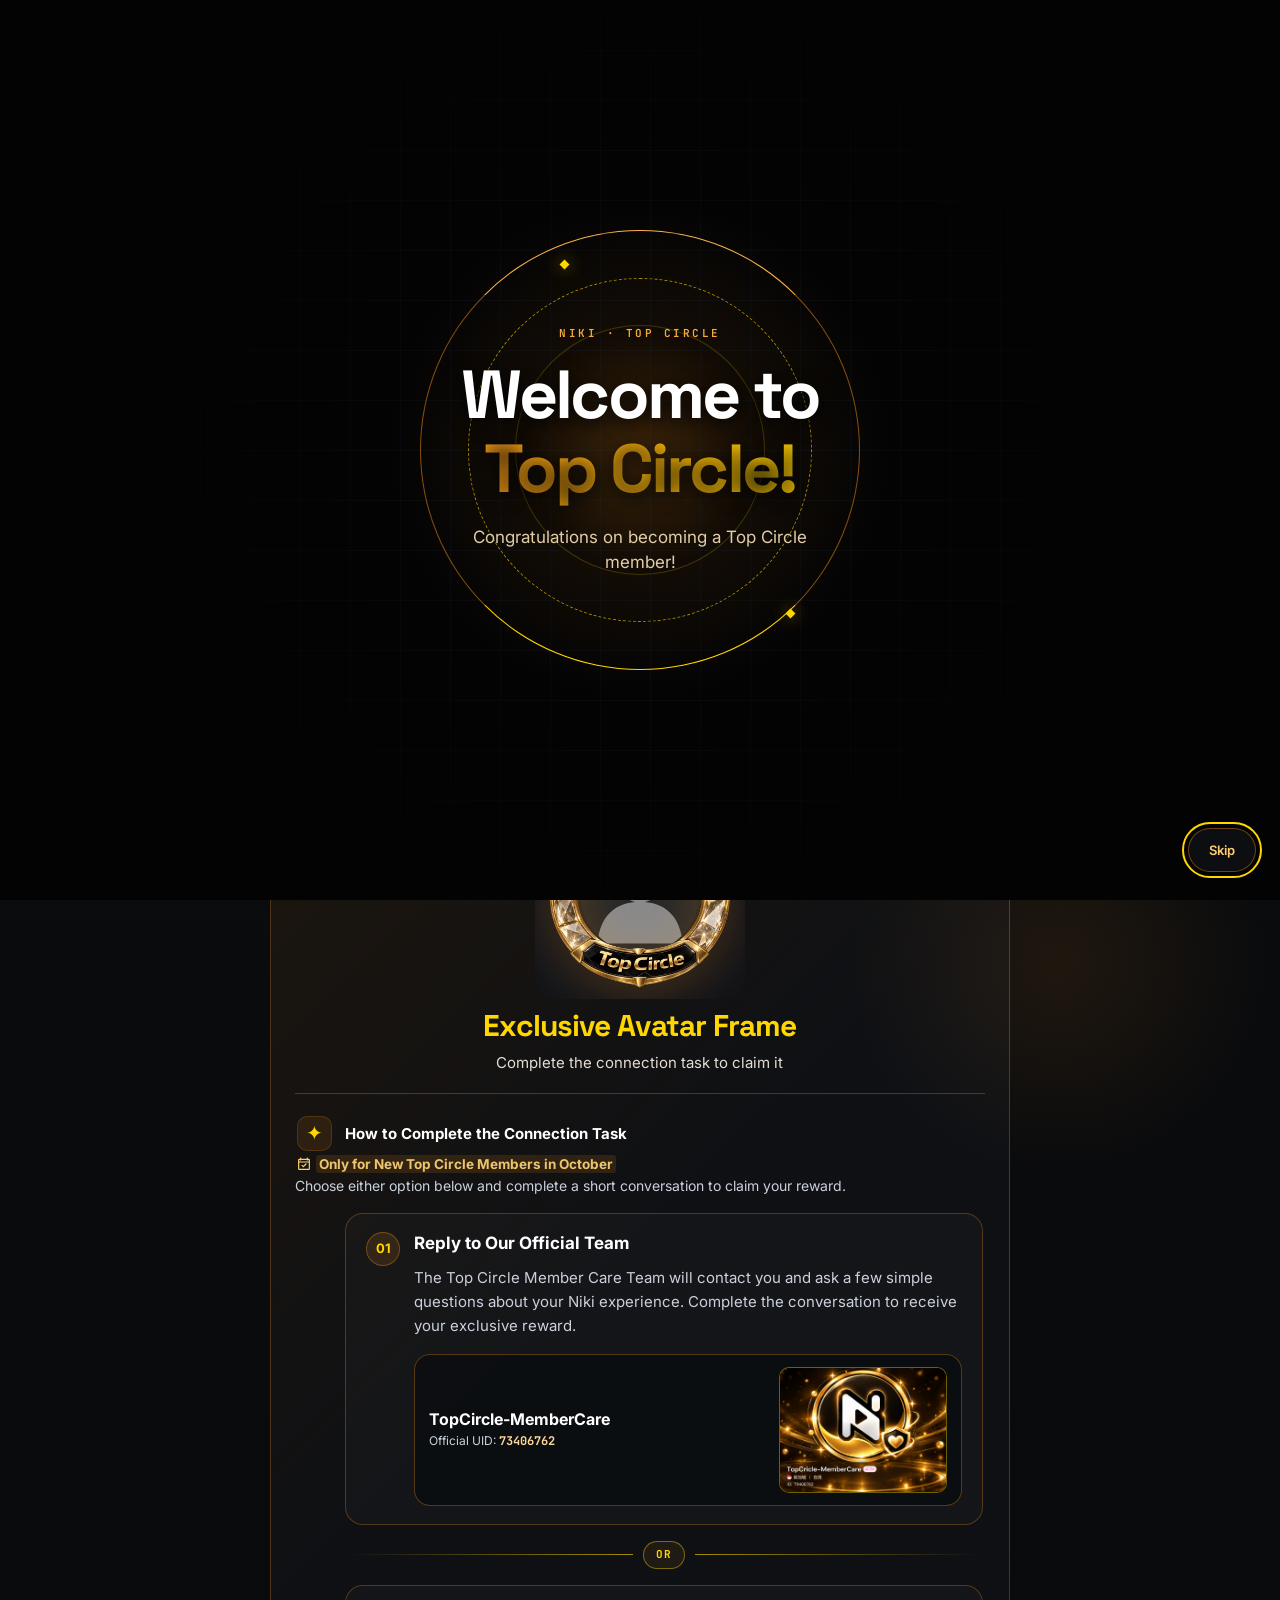
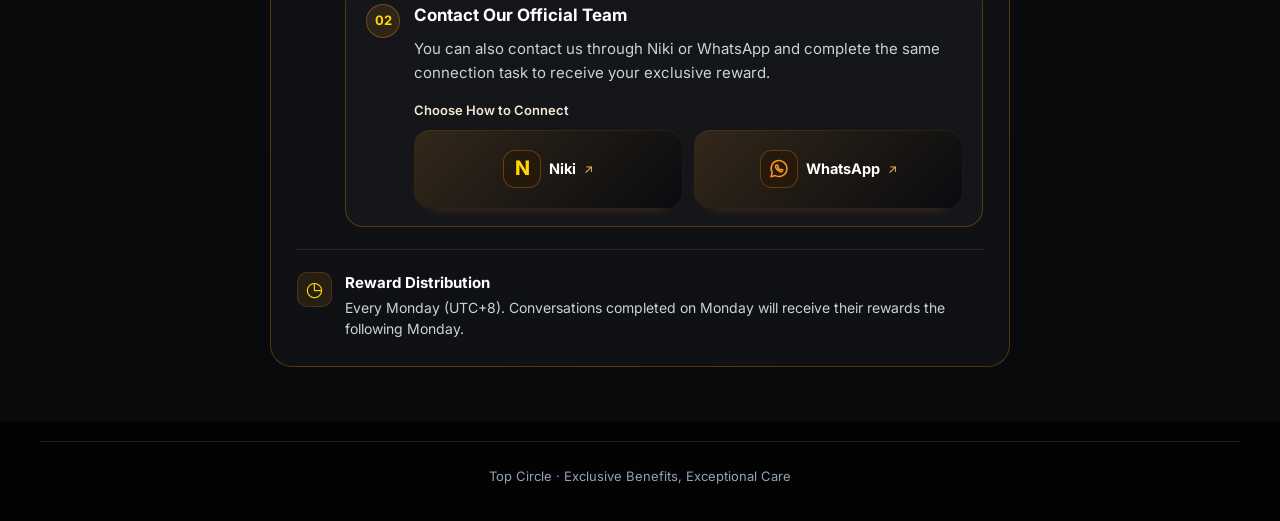
<file: index.html>
<!DOCTYPE html>

<html lang="en">
<head>
<meta charset="utf-8"/>
<meta content="width=device-width, initial-scale=1, viewport-fit=cover" name="viewport"/>
<meta content="#030304" name="theme-color"/>
<meta content="Welcome to Niki Top Circle. Discover two key member benefits, connect with the official member care team, and learn about your exclusive welcome reward." name="description"/>
<title>Top Circle · Welcome!</title>
<link href="assets/icons/favicon.svg" rel="icon" type="image/svg+xml"/>
<link href="https://fonts.googleapis.com" rel="preconnect"/>
<link crossorigin="" href="https://fonts.gstatic.com" rel="preconnect"/>
<link href="https://fonts.googleapis.com/css2?family=Inter:wght@400;500;600;700&amp;family=JetBrains+Mono:wght@500;600&amp;family=Space+Grotesk:wght@400;500;600;700&amp;display=swap" rel="stylesheet"/>
<link href="styles.css" rel="stylesheet"/>
</head>
<body>
<div aria-label="Welcome to Top Circle" aria-modal="true" class="splash" data-i18n-aria="splashAria" hidden="" id="welcomeSplash" role="dialog">
<div aria-hidden="true" class="splash-grid"></div>
<div aria-hidden="true" class="splash-orbit">
<div class="splash-ring splash-ring-outer"></div>
<div class="splash-ring splash-ring-inner"></div>
<div class="splash-disc"></div>
<span class="splash-spark spark-a"></span><span class="splash-spark spark-b"></span>
</div>
<div class="splash-content"><span class="splash-overline" data-i18n="splashTop">NIKI · TOP CIRCLE</span><h2 data-i18n="splashTitle">Welcome to <span>Top Circle!</span></h2><p class="splash-subtitle" data-i18n="splashCongrats">Congratulations on becoming a Top Circle member!</p></div>
<button class="splash-skip" data-i18n="skip" id="splashSkip" type="button">Skip <span aria-hidden="true">→</span></button>
</div>
<div aria-hidden="true" class="ambient ambient-top"></div>
<header class="site-header container">
<a aria-label="Top Circle, back to top" class="brand" data-i18n-aria="brandHomeAria" href="#top"><span aria-hidden="true" class="brand-symbol">TC</span><span class="brand-label">TOP <em>CIRCLE</em></span></a>
<label class="lang-wrap" for="langSelect"><span class="sr-only" data-i18n="language">Language</span><select aria-label="Language" data-i18n-aria="language" id="langSelect"><option data-i18n="languageEn" value="en">English</option><option data-i18n="languageZhTw" value="zh-TW">繁體中文</option><option data-i18n="languageFil" value="fil">Filipino</option><option data-i18n="languageEs" value="es">Español</option><option data-i18n="languageVi" value="vi">Tiếng Việt</option><option data-i18n="languageMs" value="ms">Bahasa Melayu</option><option data-i18n="languageFr" value="fr">Français</option><option data-i18n="languageAr" value="ar">العربية</option></select></label></header>
<div aria-atomic="true" aria-live="polite" class="locale-status container" hidden="" id="localeStatus" role="status"><span class="locale-status-message" data-i18n="localeLoading" id="localeStatusMessage">Loading language…</span><button class="locale-status-retry" data-i18n="retry" hidden="" id="localeRetry" type="button">Retry</button></div>
<main id="top">
<section aria-labelledby="welcome-heading" class="welcome-content container">
<div aria-hidden="true" class="welcome-accent"></div>
<h1 data-i18n="introTitle" id="welcome-heading">Your Top Circle Journey Begins</h1>
<p data-i18n="introBody">As one of our valued members, you deserve something special. We're excited to introduce the exclusive benefits and personalized services waiting for you!</p>
</section>
<section class="section container" id="benefits">
<div class="section-head"><div class="kicker" data-i18n="benefitsKicker">MEMBER PRIVILEGES / 01</div><h2 data-i18n="benefitsTitle">Two Key <span class="gold-text">Top Circle Benefits</span></h2></div>
<div class="benefits-grid">
<a class="benefit-card benefit-tile" data-i18n-aria="birthdayTitle" id="birthdayBenefit" href="https://d29zebgdm6dgh6.cloudfront.net/linxini/Niki_Birthday_Party/Niki_Birthday_Party.html?lang=en" target="_blank" rel="noopener noreferrer" aria-label="Birthday Party">
<div class="benefit-tile-top"><div class="icon-tile"><svg aria-hidden="true" viewBox="0 0 24 24"><path d="M4 11h16v10H4zM4 16h16M3 11c1.5 2 3 2 4.5 0 1.5 2 3 2 4.5 0 1.5 2 3 2 4.5 0M8 11V7m4 4V7m4 4V7M8 5h.01M12 5h.01M16 5h.01"></path></svg></div><h3 data-i18n="birthdayTitle">Birthday Party</h3></div>
<div class="benefit-tile-action"><span data-i18n="viewDetails">View Details</span><span class="contact-action-arrow" aria-hidden="true">↗︎</span></div>
</a>
<a class="benefit-card benefit-tile" data-i18n-aria="giftTitle" id="giftBenefit" href="https://d29zebgdm6dgh6.cloudfront.net/linxini/custom_gift/Custom_Gift.html?lang=en" target="_blank" rel="noopener noreferrer" aria-label="Custom Gift">
<div class="benefit-tile-top"><div class="icon-tile"><svg aria-hidden="true" viewBox="0 0 24 24"><rect height="13" rx="1" width="18" x="3" y="8"></rect><path d="M3 12h18M12 8v13M7.2 8C3.4 8 4 3 7.5 3 10 3 12 8 12 8s2-5 4.5-5C20 3 20.6 8 16.8 8"></path></svg></div><h3 data-i18n="giftTitle">Custom Gift</h3></div>
<div class="benefit-tile-action"><span data-i18n="viewDetails">View Details</span><span class="contact-action-arrow" aria-hidden="true">↗︎</span></div>
</a>
</div>
</section>
<section class="section connect-section" id="connect">
<div class="container connect-flow">
<div class="connect-intro">
<div class="kicker" data-i18n="careKicker">MEMBER CARE / 02</div>
<h2 data-i18n="careTitle">Complete the Task, <span class="gold-text">Get Rewarded!</span></h2>
<p data-i18n="careIntro">Answer our team's questions and share your Niki experience. Complete the conversation to earn your exclusive avatar frame.</p>
</div>
<div class="reward-bundle">
  <div class="reward-bundle-main">
    <div class="reward-bundle-visual">
      <div class="frame-preview-box" aria-label="Top Circle golden crystal avatar frame worn over a gray default avatar" data-i18n-aria="framePreviewAria" role="img">
        <div class="sample-avatar sample-avatar-small"><img alt="" height="300" loading="lazy" src="assets/images/sample-avatar.svg" width="300"/></div>
        <img alt="" class="crystal-frame" data-fallback-src="assets/images/top-circle-avatar-frame-preview.webp" height="720" loading="lazy" src="assets/images/top-circle-avatar-frame.webp" width="720"/>
      </div>
    </div>
    <div class="reward-bundle-copy"><h3 data-i18n="rewardTitlePlain">Exclusive Avatar Frame</h3><p data-i18n="rewardLead">Complete the connection task to claim it</p></div>
  </div>
  <div class="reward-v14-rules">
    <div class="reward-v14-rule">
      <span class="reward-v14-icon" aria-hidden="true">✦</span>
      <div><h4 data-i18n="eligTitle">How to Complete the Connection Task</h4><div class="member-eligibility-badge" role="note"><span class="member-eligibility-icon" aria-hidden="true"><svg viewBox="0 0 24 24"><path d="M7 3v3M17 3v3M4 9h16M5 5h14a1 1 0 0 1 1 1v13a1 1 0 0 1-1 1H5a1 1 0 0 1-1-1V6a1 1 0 0 1 1-1Z"></path><path d="m9 14 2 2 4-4"></path></svg></span><span data-i18n="memberEligibility">Only for New Top Circle Members in October</span></div><p class="reward-methods-intro" data-i18n="eligIntro">Choose either option below and complete a short conversation to claim your reward.</p><div class="reward-methods step-card-layout">
<div class="reward-step-card reward-step-card--team"><div class="step-number">01</div><div class="step-content"><div class="method-copy"><strong data-i18n="method1Title">Reply to Our Official Team</strong><p data-i18n="method1Body">The Top Circle Member Care Team will contact you and ask a few simple questions about your Niki experience. Complete the conversation to receive your exclusive reward.</p></div><div class="official-profile-card"><div class="official-profile-copy"><b>TopCircle-MemberCare</b><span><span data-i18n="uidLabel">Official UID</span>: <strong>73406762</strong></span></div><figure class="official-profile-media"><img alt="Niki official Top Circle Member Care profile, UID 73406762" data-i18n-attr="alt:officialProfileAlt" decoding="sync" fetchpriority="high" height="1086" src="assets/images/niki-member-care-profile.png" width="1448"/></figure></div></div></div>
<div class="method-or"><span aria-hidden="true"></span><b data-i18n="or">OR</b><span aria-hidden="true"></span></div>
<div class="reward-step-card reward-step-card--direct"><div class="step-number">02</div><div class="step-content"><strong data-i18n="method2Title">Contact Our Official Team</strong><p data-i18n="method2Body">You can also contact us through Niki or WhatsApp and complete the same connection task to receive your exclusive reward.</p><h5 class="contact-choice-heading" data-i18n="contactIntroTitle">Choose How to Connect</h5><div class="contact-v11" id="official-contact">
    <div class="contact-v10-grid" id="direct-contact-channels">
    <a class="contact-channel" data-i18n-aria="nikiContactAria" href="https://d2tx70chhmzs07.cloudfront.net/jump/rd_mobile/tools/jump?type=imchat&amp;params=773406762" aria-label="Contact Us on Niki">
      <div class="channel-head"><span class="contact-v7-icon" aria-hidden="true">N</span><strong>Niki</strong><span class="contact-action-arrow" aria-hidden="true">↗</span></div>
    </a>
    <a class="contact-channel" href="https://wa.me/8618646390081" target="_blank" rel="noopener noreferrer" data-i18n-aria="waAriaSally">
      <div class="channel-head"><span class="contact-v7-icon whatsapp-v7-icon" aria-hidden="true"><svg viewBox="0 0 24 24"><path d="M20.6 11.6a8.6 8.6 0 0 1-12.5 7.6L3.3 20.5l1.3-4.7a8.6 8.6 0 1 1 16-4.2Z"></path><path d="M8.7 7.9c-.4.5-.8 1.2-.3 2.4.6 1.7 2.5 3.7 4.4 4.5 1.7.7 2.3.2 2.8-.5l.7-1.1-2-.9-.8.8a6.1 6.1 0 0 1-2.8-2.7l.7-.8-.9-1.9Z"></path></svg></span><strong>WhatsApp</strong><span class="contact-action-arrow" aria-hidden="true">↗</span></div>
    </a>
  </div>
</div></div></div></div></div>
    </div>
    <div class="reward-v14-rule">
      <span class="reward-v14-icon" aria-hidden="true">◷</span>
      <div><h4 data-i18n="scheduleTitle">Reward Distribution</h4><p data-i18n="scheduleBody">Every Monday (UTC+8). Conversations completed on Monday will receive their rewards the following Monday.</p></div>
    </div>
  </div>
</div>
</section>
</main>
<footer class="tc-page-footer container"><div class="tc-footer-rule" aria-hidden="true"></div><p data-i18n="footerTagline">Top Circle · Exclusive Benefits, Exceptional Care</p></footer>
<script defer="" src="app.js"></script>
</body>
</html>
</file>
<file: styles.css>
:root{--tc-bg:#030304;--tc-surface:#0F1115;--tc-surface-light:#16181D;--tc-text:#fff;--tc-muted:#94A3B8;--tc-border:#1E293B;--tc-primary:#F7931A;--tc-secondary:#EA580C;--tc-gold:#FFD600;--tc-gradient-gold:linear-gradient(110deg,#F7931A,#FFD600)}*{box-sizing:border-box}html{scroll-behavior:smooth}body{margin:0;background:var(--tc-bg);color:var(--tc-text);font:16px/1.65 'Inter',system-ui,sans-serif;min-width:320px;overflow-x:hidden}body:before{content:"";position:absolute;top:60px;left:0;right:0;height:850px;z-index:-1;pointer-events:none;background-image:linear-gradient(to right,rgba(30,41,59,.32) 1px,transparent 1px),linear-gradient(to bottom,rgba(30,41,59,.32) 1px,transparent 1px);background-size:50px 50px;mask-image:linear-gradient(to bottom,transparent,#000 18%,transparent 100%)}.ambient{position:absolute;z-index:-1;pointer-events:none}.ambient-top{width:600px;height:600px;right:-180px;top:20px;background:radial-gradient(circle,rgba(234,88,12,.13),transparent 65%)}.container{width:min(1200px,calc(100% - 80px));margin-inline:auto}h1,h2,h3,p{margin-top:0}h1,h2,h3{font-family:'Space Grotesk',sans-serif;line-height:1.13;letter-spacing:-.045em}h1{font-size:clamp(42px,5.8vw,76px);margin:20px 0 26px}h2{font-size:clamp(32px,3.9vw,50px);margin:12px 0 16px}h3{font-size:24px;letter-spacing:-.025em}p{color:#b4bdcb}.gold-text{background:var(--tc-gradient-gold);background-clip:text;-webkit-background-clip:text;color:transparent}.site-header{display:flex;justify-content:space-between;align-items:center;height:94px;border-bottom:1px solid rgba(255,255,255,.08)}.brand{color:#fff;text-decoration:none;display:flex;align-items:center;gap:12px}.brand-symbol{display:grid;place-items:center;font:700 14px 'Space Grotesk';width:40px;height:40px;border:1px solid #a86e22;border-radius:50%;background:radial-gradient(circle at 35% 20%,#523716,#090909 68%);color:#ffd785;box-shadow:0 0 18px rgba(247,147,26,.12)}.brand-label{font:700 17px 'Space Grotesk';letter-spacing:.16em}.brand-label em{font-style:normal;color:var(--tc-primary)}.nav-link{font:600 11px 'JetBrains Mono';letter-spacing:.1em;text-decoration:none;color:#dfbd7f;border:1px solid rgba(247,147,26,.32);border-radius:99px;padding:12px 18px;transition:.2s}.nav-link:hover{background:rgba(247,147,26,.12)}.hero{min-height:590px;display:grid;grid-template-columns:1.12fr .88fr;align-items:center;gap:50px;padding-block:52px 78px}.eyebrow,.kicker,.card-index,.contact-title,.frame-caption,.preview-label{font:600 11px 'JetBrains Mono',monospace;letter-spacing:.14em;color:var(--tc-primary)}.eyebrow{display:flex;align-items:center;gap:12px}.eyebrow-line{height:1px;width:20px;background:#97621c}.hero-lead{font-size:clamp(20px,2.3vw,25px);line-height:1.42;color:#fff;max-width:570px}.hero-body{max-width:560px;margin-bottom:30px}.btn{display:inline-flex;justify-content:center;align-items:center;gap:16px;padding:15px 24px;min-height:50px;border-radius:999px;font-size:14px;font-weight:700;text-decoration:none;transition:transform .2s,box-shadow .2s}.btn-primary{color:#16110a;background:linear-gradient(90deg,#EA580C,#F7931A 55%,#FFD600);box-shadow:0 0 24px -8px rgba(247,147,26,.6)}.btn:hover{transform:translateY(-2px);box-shadow:0 0 30px -3px rgba(247,147,26,.45)}.hero-art{height:430px;max-width:470px;width:100%;justify-self:center;position:relative;display:grid;place-items:center}.hero-art:before{content:"";position:absolute;inset:5%;border-radius:50%;background:radial-gradient(circle,rgba(247,147,26,.17),transparent 65%)}.orbital{position:absolute;border-radius:50%;border:1px solid rgba(247,147,26,.28);aspect-ratio:1}.orbital-outer{width:95%;border-top-color:#f7931a;border-bottom-color:#f7931a;transform:rotate(-23deg);animation:spin 22s linear infinite}.orbital-inner{width:78%;border-style:dashed;border-color:rgba(255,214,0,.29);animation:spin 30s linear infinite reverse}.hero-core{width:58%;aspect-ratio:1;display:flex;flex-direction:column;align-items:center;justify-content:center;gap:2px;border-radius:50%;border:1px solid rgba(255,214,0,.45);background:radial-gradient(circle at 50% 35%,#3a260e,#14110b 50%,#030304 74%);box-shadow:0 0 52px rgba(247,147,26,.12),inset 0 0 35px rgba(247,147,26,.08);font-family:'Space Grotesk';text-align:center}.hero-core span{font-weight:500;font-size:20px;letter-spacing:.18em;color:#f2bd62}.hero-core strong{font-size:37px;line-height:1.15;letter-spacing:.02em;color:#ffe2a0}.hero-core small{font:600 10px 'JetBrains Mono';letter-spacing:.32em;color:#a38b62}.star{position:absolute;width:5px;height:5px;background:#ffd600;transform:rotate(45deg);box-shadow:0 0 15px #ffd600}.star-one{top:7%;left:35%}.star-two{bottom:16%;right:3%}.star-three{right:13%;top:23%}.section{padding-block:76px}.section-head{max-width:730px;margin-bottom:36px}.section-head p{margin:0}.benefits-grid{display:grid;grid-template-columns:repeat(2,minmax(0,1fr));gap:22px}.benefit-card{display:flex;flex-direction:column;min-height:345px;padding:34px;border:1px solid rgba(255,255,255,.1);border-radius:20px;background:linear-gradient(135deg,rgba(247,147,26,.06),rgba(15,17,21,.96) 45%);transition:border-color .2s,transform .2s}.benefit-card:hover{border-color:rgba(247,147,26,.4);transform:translateY(-3px)}.benefit-top{display:flex;align-items:start;justify-content:space-between;margin-bottom:25px}.icon-tile{width:52px;height:52px;display:grid;place-items:center;border:1px solid rgba(234,88,12,.25);border-radius:12px;background:rgba(234,88,12,.12)}.icon-tile svg{width:25px;height:25px;fill:none;stroke:#ffb348;stroke-width:1.6;stroke-linecap:round;stroke-linejoin:round}.card-index{color:#917954}.benefit-card h3{margin:0 0 15px}.benefit-card p{font-size:15px;margin-bottom:24px;flex:1}.benefit-card strong{color:#e7e0d5;font-weight:600}.text-link{color:#ffae47;font-weight:700;font-size:14px;text-decoration:none;align-self:flex-start;border-bottom:1px solid rgba(247,147,26,.45);padding-bottom:5px}.text-link:hover,.more-benefits a:hover{color:#ffd600}.more-benefits{font-size:14px;text-align:center;margin:28px 0 0}.more-benefits a{color:#f7b452;text-decoration:underline;text-underline-offset:4px}.connect-section{border-block:1px solid rgba(255,255,255,.08);background:linear-gradient(180deg,#0b0c0e,#090a0c);position:relative}.connect-section:before{content:"";position:absolute;right:1%;top:13%;height:420px;width:420px;background:radial-gradient(circle,rgba(247,147,26,.09),transparent 70%);pointer-events:none}.connect-grid{display:grid;grid-template-columns:1.05fr .95fr;gap:56px;align-items:center}.connect-copy .lead{font-size:18px;color:#f2ede6;line-height:1.65}.connect-copy>p{max-width:570px}.contact-card{margin-top:28px;background:#0F1115;border:1px solid rgba(247,147,26,.22);border-radius:20px;padding:26px 30px}.contact-title{margin-bottom:22px}.uid-label{font-size:13px;color:#94A3B8}.uid-line{display:flex;gap:16px;align-items:center;justify-content:space-between}.uid{font:600 28px 'JetBrains Mono',monospace;color:#ffd68c;letter-spacing:.025em}.copy-btn{border:1px solid #704b1b;background:rgba(247,147,26,.09);color:#ffc178;cursor:pointer;border-radius:99px;padding:10px 16px;min-height:44px;font:600 12px 'Inter'}.copy-btn:hover{background:rgba(247,147,26,.18)}.contact-divider{height:1px;background:rgba(255,255,255,.08);margin:21px 0}.whatsapp-numbers{display:flex;flex-direction:column;gap:8px;margin-top:10px}.whatsapp-numbers a{font:500 16px 'JetBrains Mono',monospace;color:#e9e4dc;text-decoration:none;overflow-wrap:anywhere}.whatsapp-numbers a:hover{color:#ffd600}.reward-showcase{text-align:center;padding:28px 26px 26px;background:linear-gradient(170deg,rgba(247,147,26,.08),rgba(15,17,21,.75));border:1px solid rgba(247,147,26,.19);border-radius:20px;position:relative}.reward-showcase h3{margin:12px 0 0;font-size:clamp(25px,2.8vw,33px)}.frame-stage{position:relative;width:min(100%,390px);aspect-ratio:1;margin:10px auto}.stage-aura{position:absolute;inset:12%;border-radius:50%;background:radial-gradient(circle,rgba(255,214,0,.19),rgba(247,147,26,.06) 45%,transparent 69%);filter:blur(22px)}.frame-stage img{position:relative;width:100%;height:100%;object-fit:contain;filter:drop-shadow(0 8px 24px rgba(246,171,30,.17))}.frame-caption{color:#dab06d}.reward-showcase p{font-size:14px;max-width:365px;margin:17px auto 16px}.reward-showcase strong{color:#fff}.preview-label{font-size:10px;color:#8f7e64;border:1px solid #4b3c27;border-radius:99px;padding:7px 14px;display:inline-block}.closing{text-align:center;padding-block:86px 100px}.closing-rule{height:1px;width:80px;background:linear-gradient(to right,transparent,#f7931a,transparent);margin:0 auto 30px}.closing h2{max-width:780px;margin-inline:auto}.closing p{margin-bottom:25px}.footer{display:flex;justify-content:space-between;gap:20px;border-top:1px solid rgba(255,255,255,.1);color:#718096;font:500 12px 'Inter';padding-block:26px 36px}.footer-dot{color:#f7931a}.toast{position:fixed;bottom:24px;left:50%;transform:translate(-50%,20px);opacity:0;pointer-events:none;padding:12px 20px;border:1px solid rgba(247,147,26,.5);border-radius:12px;background:#171819;color:#fff;font-size:13px;transition:.25s;z-index:20}.toast.is-visible{opacity:1;transform:translate(-50%,0)}a:focus-visible,button:focus-visible{outline:2px solid #F7931A;outline-offset:4px}@keyframes spin{to{transform:rotate(360deg)}}@media(max-width:950px){.hero{gap:10px}.hero-art{height:340px}.connect-grid{gap:25px}.container{width:min(1200px,calc(100% - 48px))}}@media(max-width:700px){.container{width:calc(100% - 36px)}.site-header{height:72px}.brand-label{font-size:14px}.nav-link{font-size:10px;padding:10px 12px}.hero{grid-template-columns:1fr;gap:0;padding:50px 0 45px;min-height:0}.hero-copy{order:1}.hero-art{order:0;height:230px;max-width:290px;margin-bottom:18px}.hero-core strong{font-size:25px}.hero-core span{font-size:15px}.hero-core small{font-size:8px}.hero h1{margin:12px 0 18px}.hero-lead{font-size:19px}.hero-body{font-size:15px}.eyebrow{font-size:10px}.section{padding-block:52px}.section-head{margin-bottom:24px}.benefits-grid,.connect-grid{grid-template-columns:1fr}.benefit-card{min-height:0;padding:24px;gap:0}.benefit-card p{font-size:15px}.connect-grid{gap:32px}.connect-copy .lead{font-size:16px}.contact-card{padding:20px}.reward-showcase{padding:26px 15px}.frame-stage{max-width:340px}.closing{padding-block:68px 76px}.footer{flex-direction:column;gap:8px;font-size:11px}.btn{width:100%}}@media(max-width:360px){.container{width:calc(100% - 32px)}.hero-art{height:210px}.uid{font-size:23px}.copy-btn{padding:9px 12px}.nav-link{font-size:9px}.brand-label{font-size:12px}}@media(prefers-reduced-motion:reduce){*,*:before,*:after{scroll-behavior:auto!important;animation:none!important;transition:none!important}}

.pending-link{color:#f7b452;font-weight:600}

/* V2: contained orbital hero, single-column mobile layout, no sideways overflow */
html {width:100%;max-width:100%;overflow-x:clip;}
body {width:100%;max-width:100%;min-width:0;overflow-x:clip;position:relative;}
main, .site-header, .section, .footer {min-width:0;max-width:100%;}
.ambient-top{right:0;max-width:100vw;transform:translateX(20%);}
.hero{position:relative;isolation:isolate;display:flex;align-items:center;justify-content:center;text-align:center;min-height:550px;padding-block:64px 74px;overflow:hidden;}
.hero-copy{position:relative;z-index:2;max-width:760px;margin-inline:auto;display:flex;flex-direction:column;align-items:center;}
.hero .eyebrow{justify-content:center;}
.hero h1{margin:16px 0 22px;}
.hero-lead,.hero-body{margin-inline:auto;}
.hero-body{margin-bottom:0;}
.hero-art{position:absolute;inset:50% auto auto 50%;width:min(540px,95%);height:auto;aspect-ratio:1;transform:translate(-50%,-50%);opacity:.27;z-index:0;pointer-events:none;overflow:hidden;}
.hero-core{opacity:.24;box-shadow:0 0 55px rgba(247,147,26,.14);}
.orbital-outer{width:93%;border-top-color:#f7931a;border-bottom-color:#f7931a;opacity:.85;}
.orbital-inner{width:76%;opacity:.75;}
.hero .star{opacity:.35;}
.profile-link{display:flex;justify-content:center;align-items:center;gap:12px;min-height:48px;margin-top:14px;padding:13px 18px;border-radius:999px;text-align:center;color:#16110a;background:linear-gradient(90deg,#EA580C,#F7931A 55%,#FFD600);font-size:13px;font-weight:700;text-decoration:none;overflow-wrap:anywhere;transition:transform .2s,box-shadow .2s;}
.profile-link:hover{transform:translateY(-2px);box-shadow:0 0 24px rgba(247,147,26,.34)}
.uid-line{justify-content:flex-start;}
.connect-section{overflow:hidden;}
.container,.benefits-grid,.connect-grid,.benefit-card,.contact-card,.reward-showcase{min-width:0;}
.closing{padding-block:55px 64px;}
.profile-link:focus-visible{outline:2px solid #FFD600;outline-offset:3px;}
@media(max-width:700px){
  .hero{display:flex;min-height:510px;padding-block:64px 58px;gap:0;}
  .hero-copy{order:initial;width:100%;}
  .hero-art{position:absolute;width:min(410px,118%);max-width:none;height:auto;margin:0;opacity:.20;inset:50% auto auto 50%;}
  .hero h1{font-size:clamp(37px,10vw,49px);line-height:1.08;margin:14px 0 22px;}
  .hero-lead{font-size:19px;line-height:1.48;}
  .hero-body{font-size:15px;line-height:1.7;}
  .hero .eyebrow{font-size:9px;letter-spacing:.12em;}
  .benefit-card,.contact-card,.reward-showcase{max-width:100%;}
  .uid{font-size:clamp(21px,6vw,28px);overflow-wrap:anywhere;}
  .closing{padding-block:48px 58px;}
}
@media(max-width:360px){.hero{min-height:530px;padding-block:50px 48px}.hero-art{width:116%;}.hero h1{font-size:36px;}}

/* V3: clearer orbital system without overpowering hero copy */
.hero-art{opacity:.52;}
.hero-core{opacity:.18;}
.orbital{border-width:1.5px;}
.orbital-outer{border-color:rgba(247,147,26,.55);border-top-color:#fbb14a;border-bottom-color:#fbb14a;opacity:1;}
.orbital-inner{border-color:rgba(255,214,0,.64);opacity:.95;}
.hero .star{opacity:.6;}
.reward-showcase h3{max-width:360px;margin-inline:auto;}
.reward-showcase p{margin-bottom:0;}
@media(max-width:700px){
  .hero-art{opacity:.42;}
  .orbital-outer{border-color:rgba(247,147,26,.7);border-top-color:#ffc065;border-bottom-color:#ffc065;}
  .orbital-inner{border-color:rgba(255,214,0,.7);}
}

/* V4 mobile-first welcome & contact flow */
html,body{max-width:100%;overflow-x:clip}
.hero{min-height:430px;padding-block:42px 48px}
.hero-art{opacity:.54}
.hero-copy{max-width:700px}
.hero .hero-body{max-width:485px}
.connect-flow{display:flex;flex-direction:column;align-items:stretch;max-width:740px;gap:24px}
.connect-intro{text-align:center;max-width:650px;margin:0 auto 4px}
.connect-intro p{max-width:620px;margin:12px auto 0}
.connect-intro strong{color:#fff}
.reward-emphasis{color:#ffd780!important;font-weight:700}
.reward-showcase{width:100%;padding:25px 20px 24px}
.reward-showcase h3{font-size:clamp(25px,4vw,35px);margin:10px auto 0}
.frame-stage{max-width:355px;margin:10px auto 4px;isolation:isolate}
.sample-avatar{position:absolute;inset:22%;border-radius:50%;overflow:hidden;background:#211e1b;box-shadow:0 0 28px rgba(251,182,54,.2)}
.sample-avatar img{display:block;width:100%;height:100%;object-fit:cover}
.frame-stage .crystal-frame{position:absolute;inset:0;z-index:2;display:block;width:100%;height:100%;object-fit:contain}
.frame-stage .stage-aura{z-index:-1}
.sample-caption{color:#9D8A6C;font:500 10px 'JetBrains Mono',monospace;letter-spacing:.12em}
.reward-showcase p{margin:13px auto 0}
.contact-card{margin:0;padding:24px 26px}
.contact-title{margin-bottom:12px}
.contact-card .uid-line{margin-bottom:16px}
.profile-link{display:flex;min-height:49px;align-items:center;justify-content:center;text-decoration:none;border-radius:999px;color:#160F08;font-weight:700;font-size:14px;background:linear-gradient(90deg,#EA580C,#F7931A 55%,#FFD600);gap:10px;transition:filter .2s,transform .2s}
.profile-link:hover{filter:brightness(1.08);transform:translateY(-1px)}
.whatsapp-section{padding-top:4px}
.whatsapp-title{color:#A6AFC1;font:600 11px 'JetBrains Mono',monospace;letter-spacing:.12em;text-align:center;margin-bottom:16px}
.whatsapp-grid{display:grid;grid-template-columns:repeat(2,minmax(0,1fr));gap:12px}
.whatsapp-card{display:flex;min-width:0;align-items:center;justify-content:center;flex-direction:column;gap:9px;border:1px solid rgba(247,147,26,.24);border-radius:16px;background:#16181D;padding:20px 12px;min-height:140px;color:#fff;text-decoration:none;transition:background .2s,border-color .2s}
.whatsapp-card:hover{background:#202024;border-color:#F7931A}
.wa-icon{height:28px;width:28px;color:#F7931A}
.wa-icon svg{height:100%;width:100%;fill:none;stroke:currentColor;stroke-width:1.5;stroke-linecap:round;stroke-linejoin:round}
.wa-name{font:600 16px 'Inter',sans-serif}
.wa-action{color:#FBB356;font-size:13px;font-weight:700}
@media(max-width:700px){.hero{min-height:350px;padding:39px 0 35px}.hero-art{width:min(380px,116%);opacity:.52}.hero h1{font-size:clamp(34px,9.3vw,43px)}.hero-body{font-size:14px;line-height:1.55}.hero-lead{font-size:17px}.section{padding-block:48px}.connect-flow{gap:19px}.connect-intro{text-align:left}.connect-intro p{font-size:15px}.connect-intro h2{font-size:clamp(29px,8vw,37px)}.reward-showcase{padding:22px 16px}.frame-stage{width:min(100%,310px)}.contact-card{padding:21px}.whatsapp-card{padding:15px 7px;min-height:128px}.wa-name{font-size:14px}.whatsapp-title{font-size:10px}}
@media(max-width:360px){.whatsapp-grid{gap:8px}.wa-name{font-size:13px}.hero h1{font-size:32px}}

/* V5: independent welcome intro, clear page hierarchy */
html,body{overflow-x:clip}
.welcome-content{position:relative;text-align:left;padding-block:clamp(54px,8vw,106px) clamp(48px,7vw,84px);max-width:1050px}
.welcome-accent{height:3px;width:68px;background:linear-gradient(90deg,#EA580C,#FFD600);border-radius:3px;margin-bottom:26px}
.welcome-content h1{max-width:850px;margin:0 0 24px;font-size:clamp(36px,5vw,66px);line-height:1.14}
.welcome-content p{font-size:clamp(16px,1.6vw,19px);line-height:1.7;max-width:760px;margin:0;color:#B8C1CE}
.splash[hidden]{display:none!important}
.splash{position:fixed;inset:0;z-index:999;display:flex;align-items:center;justify-content:center;isolation:isolate;overflow:hidden;background:#030304;color:white;padding:24px;text-align:center;opacity:1;transition:opacity .55s ease,visibility .55s ease}
.splash.is-exiting{opacity:0;visibility:hidden;pointer-events:none}
.splash-grid{position:absolute;inset:0;pointer-events:none;background-image:linear-gradient(to right,rgba(30,41,59,.28) 1px,transparent 1px),linear-gradient(to bottom,rgba(30,41,59,.28) 1px,transparent 1px);background-size:50px 50px;mask-image:radial-gradient(circle,black,transparent 73%)}
.splash-orbit{position:absolute;width:min(79vw,440px,56dvh);aspect-ratio:1;display:grid;place-items:center;pointer-events:none}
.splash-orbit:after{content:"";position:absolute;inset:-13%;background:radial-gradient(circle,rgba(247,147,26,.12),transparent 65%);z-index:-1}
.splash-ring{position:absolute;border-radius:50%;aspect-ratio:1}
.splash-ring-outer{width:100%;border:1.5px solid rgba(247,147,26,.52);border-top-color:#F9B34D;border-bottom-color:#FFD600;animation:splash-spin 18s linear infinite}
.splash-ring-inner{width:78%;border:1.5px dashed rgba(255,214,0,.63);animation:splash-spin 24s linear infinite reverse}
.splash-disc{width:57%;aspect-ratio:1;border-radius:50%;border:1px solid rgba(255,214,0,.2);background:radial-gradient(circle,rgba(247,147,26,.13),rgba(3,3,4,.10) 68%,transparent)}
.splash-spark{position:absolute;width:7px;height:7px;transform:rotate(45deg);background:#FFD600;box-shadow:0 0 16px rgba(255,214,0,.65)}
.spark-a{top:7%;left:32%}.spark-b{bottom:12%;right:15%}
.splash-content{position:relative;z-index:2;max-width:570px;pointer-events:none}
.splash-overline{display:block;font:600 11px 'JetBrains Mono',monospace;letter-spacing:.23em;color:#F7AB3D;margin-bottom:18px}
.splash-content h2{font:700 clamp(34px,7.5vw,68px)/1.1 'Space Grotesk',sans-serif;letter-spacing:-.04em;margin:0;text-shadow:0 4px 18px #030304}
.splash-content h2 span{display:block;background:linear-gradient(100deg,#F7931A,#FFD600);-webkit-background-clip:text;background-clip:text;color:transparent}
.splash-skip{position:absolute;z-index:3;right:max(24px,env(safe-area-inset-right));bottom:calc(28px + env(safe-area-inset-bottom));min-height:44px;padding:10px 20px;background:rgba(15,17,21,.85);border:1px solid rgba(247,147,26,.4);border-radius:999px;color:#ffcd75;font:600 13px Inter,system-ui;cursor:pointer}
.splash-skip:focus-visible{outline:2px solid #FFD600;outline-offset:4px}
@keyframes splash-spin{to{transform:rotate(360deg)}}
body.splash-open{overflow:hidden}
@media(max-width:700px){.welcome-content{padding-block:55px 48px}.welcome-content h1{font-size:clamp(32px,9vw,43px);margin-bottom:20px}.welcome-content p{font-size:15px;line-height:1.68}.welcome-accent{margin-bottom:21px}.splash-orbit{width:min(82vw,360px,48dvh)}.splash-content h2{font-size:clamp(35px,10vw,48px)}}
@media(prefers-reduced-motion:reduce){.splash-ring{animation:none}.splash{transition:none}}

/* V6 compact member-care landing page */
html,body{max-width:100%;overflow-x:clip}body{overflow-x:hidden} .ambient-top{right:0;transform:translateX(20%);max-width:100vw}
.site-header{gap:16px}.lang-wrap{margin-inline-start:auto}.lang-wrap select{max-width:150px;min-width:112px;min-height:44px;border:1px solid rgba(247,147,26,.45);border-radius:999px;background:#121417;color:#ffe0a5;padding:8px 12px;font:600 12px Inter,system-ui;cursor:pointer}.lang-wrap select:focus-visible{outline:2px solid #F7931A;outline-offset:3px}.sr-only{position:absolute!important;width:1px;height:1px;padding:0;margin:-1px;overflow:hidden;clip:rect(0,0,0,0);white-space:nowrap;border:0}
.welcome-content{padding-block:42px 22px;max-width:1200px}.welcome-content h1{font-size:clamp(25px,3.6vw,40px);margin:0 0 10px}.welcome-content p{font-size:clamp(14px,1.5vw,16px);line-height:1.6;max-width:770px}.welcome-accent{margin-bottom:14px}
#benefits{padding-block:30px 40px}#benefits .section-head{margin-bottom:20px}#benefits h2{font-size:clamp(26px,3.2vw,38px);margin:7px 0 0}
.benefit-card{min-height:0;padding:22px 24px;gap:0}.benefit-top{margin-bottom:10px}.icon-tile{width:40px;height:40px}.icon-tile svg{width:22px;height:22px}.benefit-card h3{font-size:21px;margin:0 0 8px}.benefit-card p{font-size:14px;line-height:1.5;margin:0 0 13px;flex:0 1 auto}.benefit-card .text-link{margin-top:auto;font-size:13px}.benefits-grid{align-items:stretch;gap:15px}
.connect-section{padding-block:42px 54px}.connect-flow{gap:22px}.connect-intro{text-align:left;max-width:850px;margin:0}.connect-intro h2{font-size:clamp(30px,4vw,44px)}.connect-intro p{margin:0;max-width:750px;font-size:15px}
.reward-rules{margin-top:19px;background:#161513;border:1px solid rgba(247,147,26,.27);border-radius:18px;padding:15px 22px;display:grid;gap:12px}.rule-row{display:flex;gap:14px;align-items:flex-start}.rule-row+.rule-row{border-top:1px solid rgba(255,255,255,.10);padding-top:12px}.rule-icon{width:30px;height:30px;display:grid;place-items:center;flex-shrink:0;border-radius:9px;background:rgba(247,147,26,.12);color:#FFD600;font-size:20px}.rule-row h3{font-size:16px;line-height:1.4;margin:0 0 3px;letter-spacing:0}.rule-row p{font-size:13px;line-height:1.5;color:#D1D5DB}
.reward-showcase{max-width:650px;width:100%;justify-self:center;margin-inline:auto;padding:20px}.reward-showcase h3{font-size:clamp(22px,3vw,28px);margin:7px 0 0}.frame-stage{width:min(100%,290px);margin:4px auto}.sample-avatar{background:#292B30}.sample-caption{color:#999A9E;font-size:10px;letter-spacing:.12em}.contact-card{margin:0;padding:22px 25px}.whatsapp-section{padding-top:8px}.whatsapp-card{min-height:110px;padding:15px}.splash-subtitle{color:#E2CDA9;font-size:clamp(12px,2.4vw,17px);line-height:1.45;margin:18px auto 0;max-width:390px}
[dir="rtl"] .connect-intro{text-align:right}[dir="rtl"] .benefit-card{text-align:right}[dir="rtl"] .benefit-card .text-link{align-self:flex-start}[dir="rtl"] .rule-row{flex-direction:row}[dir="rtl"] .uid-line{direction:ltr;justify-content:flex-end}[dir="rtl"] .uid{direction:ltr;unicode-bidi:isolate}[dir="rtl"] .whatsapp-title{direction:rtl}[dir="rtl"] .brand,[dir="rtl"] .splash-overline{direction:ltr}[dir="rtl"] .benefit-card h3,[dir="rtl"] .benefit-card p{overflow-wrap:anywhere}
@media(max-width:700px){.site-header{height:68px}.brand-label{font-size:13px;letter-spacing:.10em}.brand-symbol{width:34px;height:34px}.lang-wrap select{min-width:110px;max-width:137px;font-size:12px}.welcome-content{padding-block:28px 20px}.welcome-content h1{font-size:clamp(23px,7vw,32px)}.welcome-content p{font-size:14px;line-height:1.55}#benefits{padding-block:25px 37px}#benefits .section-head{margin-bottom:16px}#benefits h2{font-size:clamp(24px,7vw,30px)}.benefits-grid{gap:12px}.benefit-card{padding:17px 18px}.benefit-top{margin-bottom:8px}.icon-tile{width:38px;height:38px}.benefit-card h3{font-size:18px;margin-bottom:6px}.benefit-card p{font-size:13px;margin-bottom:10px;line-height:1.52}.benefit-card .text-link{font-size:13px}.connect-section{padding-block:35px 42px}.connect-intro h2{font-size:clamp(27px,8vw,34px)}.reward-rules{padding:14px;gap:10px}.rule-row{gap:10px}.rule-row h3{font-size:14px}.rule-row p{font-size:12.5px}.reward-showcase{padding:18px}.frame-stage{width:min(100%,270px)}.contact-card{padding:18px}.whatsapp-card{min-height:112px}.splash-subtitle{font-size:13px}}
@media(max-width:360px){.brand-label{font-size:11px}.lang-wrap select{max-width:105px;min-width:100px;padding:6px}.container{width:calc(100% - 32px)}}

/* V7: one unified contact module with Niki and Sally WhatsApp */
.contact-v7{width:100%;max-width:740px;margin-inline:auto;display:flex;flex-direction:column;gap:0;min-width:0}
.contact-v7-header{text-align:center;margin:8px 0 20px}
.contact-v7-header h3{font-family:'Space Grotesk',sans-serif;font-size:clamp(22px,3.2vw,30px);margin:9px 0 5px;color:#fff}
.contact-v7-header p{color:#94A3B8;font-size:14px;margin:0}
.contact-v7-option{background:#0F1115;border:1px solid rgba(247,147,26,.27);border-radius:20px;padding:22px 26px;min-width:0}
.contact-v7-meta{display:flex;align-items:center;gap:14px;margin-bottom:15px}
.contact-v7-name{font-weight:700;color:#fff;font-size:18px}
.contact-v7-detail{font-size:13px;color:#94A3B8;margin-top:3px}
.contact-v7-detail b{font-family:'JetBrains Mono',monospace;color:#FFD79B;letter-spacing:.02em}
.contact-v7-icon{display:flex;align-items:center;justify-content:center;flex:none;width:44px;height:44px;border:1px solid rgba(247,147,26,.3);border-radius:12px;color:#FFD600;background:#25180D;font-weight:750;font-size:21px}
.whatsapp-v7-icon svg{width:23px;height:23px;fill:none;stroke:#F7931A;stroke-width:1.7;stroke-linecap:round;stroke-linejoin:round}
.contact-v7-option .profile-link{margin:0;max-width:none}
.contact-v7-whatsapp-btn{display:flex;justify-content:center;align-items:center;text-align:center;min-height:48px;padding:13px 18px;border-radius:999px;border:1px solid #F7931A;background:rgba(247,147,26,.06);color:#FFC36C;font-size:14px;font-weight:700;text-decoration:none;transition:background .2s,border-color .2s}
.contact-v7-whatsapp-btn:hover{background:rgba(247,147,26,.15);border-color:#FFD600}
.contact-v7-or{display:flex;gap:15px;align-items:center;justify-content:center;color:#94A3B8;font:600 11px 'JetBrains Mono',monospace;letter-spacing:.1em;padding:15px}
.contact-v7-or:before,.contact-v7-or:after{content:'';height:1px;background:rgba(247,147,26,.2);flex:1}
[dir=rtl] .contact-v7-meta{flex-direction:row}
[dir=rtl] .contact-v7-detail b{unicode-bidi:isolate}
@media(max-width:700px){.contact-v7-option{padding:18px}.contact-v7-header{margin-bottom:15px}.contact-v7-meta{gap:12px}.contact-v7-name{font-size:16px}.contact-v7-header h3{font-size:24px}}

/* V8: compact horizontal icon and benefit title layout */
#benefits .benefit-heading{display:flex;align-items:center;gap:13px;min-width:0;margin-bottom:11px}
#benefits .benefit-heading .benefit-top{display:flex;align-items:center;flex:0 0 auto;margin:0}
#benefits .benefit-heading .icon-tile{width:46px;height:46px;flex:0 0 46px}
#benefits .benefit-heading h3{font-size:clamp(18px,1.75vw,22px);line-height:1.3;margin:0;min-width:0;overflow-wrap:anywhere}
#benefits .benefit-card{padding:20px 22px}
#benefits .benefit-card p{margin-bottom:13px}
#benefits .benefits-grid{gap:14px}
[dir="rtl"] #benefits .benefit-heading{flex-direction:row}
@media(max-width:700px){
  #benefits .benefit-heading{gap:12px;margin-bottom:9px}
  #benefits .benefit-heading .icon-tile{width:44px;height:44px;flex-basis:44px}
  #benefits .benefit-heading h3{font-size:17px;line-height:1.3}
  #benefits .benefit-card{padding:17px 18px}
  #benefits .benefit-card p{margin-bottom:10px}
}
@media(max-width:360px){#benefits .benefit-heading{gap:10px}#benefits .benefit-heading h3{font-size:16px}}

/* V9: two consistent contact actions; subtle animated arrows; contact before frame */
.contact-v7-option .profile-link,.contact-v7-option .contact-v7-whatsapp-btn{
  display:flex;align-items:center;justify-content:center;gap:9px;min-height:50px;
  font-family:'Inter',system-ui,sans-serif;font-size:14px;font-weight:700;
  border-radius:999px;border:1px solid rgba(247,147,26,.60);
  transition:transform .2s ease,background .2s ease,border-color .2s ease,box-shadow .2s ease;
}
.contact-v7-option .profile-link{
  background:linear-gradient(105deg,#EA580C,#F7931A 65%,#FFD600);color:#1B1208;
}
.contact-v7-option .contact-v7-whatsapp-btn{
  background:linear-gradient(105deg,rgba(234,88,12,.20),rgba(247,147,26,.17));
  color:#FFD18B;border-color:rgba(247,147,26,.75);
}
.contact-v7-option .contact-v7-whatsapp-btn:hover,
.contact-v7-option .contact-v7-whatsapp-btn:focus-visible{
  background:linear-gradient(105deg,rgba(234,88,12,.30),rgba(247,147,26,.25));
  border-color:#FFD600;box-shadow:0 0 20px -8px rgba(247,147,26,.40);
}
.contact-action-arrow{display:inline-block;direction:ltr;unicode-bidi:isolate;transform:translate(0,0);
  animation:tc-arrow-nudge 2.6s ease-in-out infinite;will-change:transform}
@keyframes tc-arrow-nudge{0%,67%,100%{transform:translate(0,0)}77%{transform:translate(3px,-3px)}87%{transform:translate(0,0)}}
.contact-action:focus-visible{outline:2px solid #FFD600;outline-offset:4px}
[dir="rtl"] .contact-action{direction:rtl}
[dir="rtl"] .contact-action-arrow{animation-name:tc-arrow-nudge}
@media(prefers-reduced-motion:reduce){.contact-action-arrow{animation:none!important;will-change:auto}}

/* V10: compact linked benefit tiles and focused reward -> preview -> contact flow */
#benefits .section-head{margin-bottom:14px}
#benefits .benefits-grid{display:grid;grid-template-columns:repeat(2,minmax(0,1fr));gap:12px}
#benefits .benefit-tile{display:flex;flex-direction:column;align-items:flex-start;justify-content:space-between;gap:10px;min-width:0;min-height:155px;padding:20px 22px;text-decoration:none;color:#fff;transition:transform .2s,border-color .2s,box-shadow .2s}
#benefits .benefit-tile .icon-tile{width:42px;height:42px;flex:none}
#benefits .benefit-tile h3{font:700 clamp(16px,1.6vw,20px)/1.3 'Space Grotesk','Inter',sans-serif;margin:0;overflow-wrap:anywhere}
#benefits .benefit-tile-action{display:flex;align-items:center;gap:7px;color:#F9A83D;font:600 13px Inter,sans-serif;margin-top:auto}
#benefits .benefit-tile:hover{border-color:#F7931A;transform:translateY(-2px);box-shadow:0 0 20px -8px rgba(247,147,26,.4)}
#benefits .benefit-tile:focus-visible,.contact-channel:focus-visible{outline:2px solid #FFD600;outline-offset:4px}
.connect-flow{display:flex;flex-direction:column;gap:32px}
.connect-intro,.reward-showcase,.contact-v10{width:100%;max-width:850px;margin-inline:auto}
.reward-showcase{padding:20px 22px;display:flex;flex-direction:row;align-items:center;justify-content:center;gap:20px;min-width:0}
.reward-showcase .showcase-heading{flex:1 1 auto;min-width:0;text-align:start}
.reward-showcase .showcase-heading h3{font-size:clamp(18px,3vw,26px)}
.reward-showcase .frame-stage{flex:0 0 auto;width:clamp(145px,20vw,215px);margin:0}
.reward-showcase .sample-caption{display:none}
.contact-v10-header{text-align:start;margin:0 0 14px}
.contact-v10-header h3{font-size:clamp(22px,3.2vw,29px);margin:6px 0 4px}
.contact-v10-header p{font-size:13px;margin:0;color:#94A3B8}
.contact-v10-grid{display:grid;grid-template-columns:repeat(2,minmax(0,1fr));gap:12px}
.contact-channel{min-width:0;min-height:140px;padding:16px;border:1px solid rgba(247,147,26,.34);border-radius:20px;background:#0F1115;display:flex;flex-direction:column;align-items:flex-start;gap:8px;text-decoration:none;color:#fff;transition:transform .2s,border-color .2s,background .2s}
.contact-channel:hover{transform:translateY(-2px);border-color:#F7931A;background:#16181D}
.contact-channel strong{font-size:17px;line-height:1.2}.channel-detail{color:#94A3B8;font-size:12px;min-width:0;overflow-wrap:anywhere}
.channel-detail b{font-family:'JetBrains Mono',monospace;color:#FFD79B;white-space:nowrap}
.channel-action{display:flex;gap:6px;align-items:center;margin-top:auto;color:#FFBB57;font-size:12px;font-weight:700;line-height:1.35;overflow-wrap:anywhere}
[dir=rtl] .reward-showcase .showcase-heading{text-align:right}
@media(max-width:700px){#benefits .benefit-tile{padding:14px 12px;min-height:148px;gap:8px}#benefits .benefit-tile h3{font-size:15px}#benefits .benefit-tile-action{font-size:11px}#benefits .benefit-tile .icon-tile{width:39px;height:39px}.reward-showcase{padding:13px;gap:12px}.reward-showcase .frame-stage{width:clamp(120px,37vw,155px)}.reward-showcase .showcase-heading h3{font-size:18px}.contact-channel{padding:15px 12px;min-height:164px}.contact-v10-grid{gap:10px}.contact-channel strong{font-size:15px}.channel-action{font-size:11px}.channel-detail{font-size:11px}}
@media(max-width:360px){.reward-showcase{gap:8px}.reward-showcase .frame-stage{width:118px}#benefits .benefit-tile{padding:12px 10px}.contact-channel{padding:12px 10px}}
@media(prefers-reduced-motion:reduce){#benefits .benefit-tile,.contact-channel{transition:none;transform:none!important}}

/* V11: compact row-aligned tiles, merged reward card, and subtle sheen */
#benefits .benefit-tile{min-height:136px;gap:14px;padding:18px 18px}
#benefits .benefit-tile-top{display:flex;align-items:center;gap:12px;min-width:0}
#benefits .benefit-tile-top h3{margin:0;font-size:clamp(15px,1.6vw,19px);line-height:1.28;overflow-wrap:anywhere}
#benefits .benefit-tile .icon-tile{width:44px;height:44px;flex:none}
#benefits .benefit-tile-action{margin-top:auto}

.connect-flow{gap:18px}
.connect-intro p{max-width:740px;margin-bottom:0}
.reward-bundle{width:100%;max-width:850px;margin-inline:auto;padding:20px 20px 16px;border:1px solid rgba(247,147,26,.28);border-radius:22px;background:linear-gradient(135deg,rgba(247,147,26,.08),rgba(15,17,21,.97) 46%)}
.reward-bundle-main{display:grid;grid-template-columns:172px minmax(0,1fr);gap:20px;align-items:center}
.reward-bundle-visual{display:flex;justify-content:center;align-items:center}
.frame-preview-box{position:relative;width:154px;height:154px;border-radius:18px;background:linear-gradient(160deg,#1A1C22,#17181C);display:grid;place-items:center;overflow:hidden}
.frame-preview-box .sample-avatar-small{position:absolute;inset:24%}
.frame-preview-box .sample-avatar-small img{width:100%;height:100%;object-fit:contain;filter:grayscale(1) brightness(.92)}
.frame-preview-box .crystal-frame{position:absolute;inset:8%;width:84%;height:84%;object-fit:contain;filter:drop-shadow(0 8px 22px rgba(247,147,26,.26))}
.reward-bundle-copy h3{margin:0 0 10px;font-size:clamp(24px,3vw,30px);letter-spacing:-.03em;color:#FFD600;font-family:'Space Grotesk',sans-serif}
.reward-bundle-copy p{margin:0;color:#E4DDD4;font-size:15px;line-height:1.6;max-width:42ch}
.reward-bundle-divider{height:1px;background:rgba(247,147,26,.35);margin:18px 0 14px}
.reward-bundle-foot{display:flex;align-items:flex-start;gap:10px;color:#E8DED0}
.reward-foot-icon{display:grid;place-items:center;flex:none;width:28px;height:28px;border-radius:9px;background:rgba(247,147,26,.12);color:#FFD600;font-size:16px;line-height:1;border:1px solid rgba(247,147,26,.22)}
.reward-bundle-foot p{margin:0;font-size:14px;line-height:1.55;color:#DDD3C2}

.contact-v11,.contact-v10{width:100%;max-width:850px;margin-inline:auto}
.contact-v10-header{margin-bottom:12px}
.contact-v10-header p{display:none}
.contact-v10-grid{gap:14px}
.contact-channel{min-height:145px;padding:18px 18px 16px;gap:10px}
.channel-head{display:flex;align-items:center;gap:12px;min-width:0}
.channel-head strong{font-size:18px;line-height:1.2;margin:0}
.contact-channel > strong{display:none}
.contact-channel .contact-v7-icon{width:46px;height:46px}
.channel-detail{font-size:13px;line-height:1.45}
.channel-action{margin-top:auto;font-size:13px}

[dir="rtl"] .reward-bundle-main{grid-template-columns:minmax(0,1fr) 172px}
[dir="rtl"] .reward-bundle-copy{text-align:right}
[dir="rtl"] .reward-bundle-foot{flex-direction:row}
[dir="rtl"] .channel-head{flex-direction:row}

@media(max-width:700px){
  #benefits .benefit-tile{min-height:128px;padding:14px 12px;gap:12px}
  #benefits .benefit-tile-top{gap:10px;align-items:flex-start}
  #benefits .benefit-tile .icon-tile{width:40px;height:40px}
  #benefits .benefit-tile-top h3{font-size:14px;line-height:1.25}
  #benefits .benefit-tile-action{font-size:12px}
  .reward-bundle{padding:16px 16px 14px;border-radius:20px}
  .reward-bundle-main{grid-template-columns:98px minmax(0,1fr);gap:14px;align-items:center}
  .frame-preview-box{width:94px;height:94px;border-radius:16px}
  .reward-bundle-copy h3{font-size:18px;margin-bottom:8px}
  .reward-bundle-copy p{font-size:13px;line-height:1.5}
  .reward-bundle-divider{margin:14px 0 12px}
  .reward-bundle-foot p{font-size:12.5px;line-height:1.5}
  .reward-foot-icon{width:24px;height:24px;font-size:14px;border-radius:8px}
  .contact-v10-header h3{font-size:clamp(21px,7vw,30px)}
  .contact-v10-grid{gap:10px}
  .contact-channel{min-height:138px;padding:14px 12px}
  .channel-head{gap:10px}
  .channel-head strong{font-size:15px}
  .contact-channel .contact-v7-icon{width:40px;height:40px}
  .channel-detail{font-size:11px}
  .channel-action{font-size:11.5px;line-height:1.35}
}
@media(max-width:360px){
  .reward-bundle-main{grid-template-columns:84px minmax(0,1fr)}
  .frame-preview-box{width:82px;height:82px}
  .contact-channel{padding:12px 10px}
  .contact-channel .contact-v7-icon{width:36px;height:36px}
}



/* V12 adjustments: benefits and reward switch to vertical layout on mobile-first */
#benefits .benefit-tile-top{display:block}
#benefits .benefit-tile-top h3{margin-top:12px}
#benefits .benefit-tile{align-items:flex-start;justify-content:space-between;min-height:154px}
#benefits .benefit-tile .icon-tile{width:46px;height:46px}

.reward-bundle{padding:20px 18px 16px;max-width:780px}
.reward-bundle-main{display:flex;flex-direction:column;align-items:center;gap:14px;text-align:center}
.reward-bundle-visual{width:100%}
.frame-preview-box{width:186px;height:186px;border-radius:22px;background:linear-gradient(160deg,#17191f,#121317)}
.frame-preview-box .sample-avatar-small{inset:22%}
.frame-preview-box .crystal-frame{inset:4%;width:92%;height:92%}
.reward-bundle-copy{display:flex;flex-direction:column;align-items:center;justify-content:center}
.reward-bundle-copy h3{margin:0 0 8px;text-align:center}
.reward-bundle-copy p{max-width:34ch;text-align:center}
.reward-bundle-divider{margin:16px 0 12px}
.reward-bundle-foot{align-items:flex-start}

@media(min-width:701px){
  /* desktop/tablet keep benefit cards a bit more open but still vertical */
  #benefits .benefit-tile{min-height:168px;padding:18px}
  #benefits .benefit-tile-top h3{font-size:clamp(18px,1.8vw,22px)}
  .reward-bundle{padding:24px 24px 18px}
  .frame-preview-box{width:210px;height:210px}
}
@media(max-width:700px){
  #benefits .benefit-tile{min-height:150px;padding:14px 14px 13px}
  #benefits .benefit-tile-top h3{font-size:15px;line-height:1.28;margin-top:12px}
  .reward-bundle{padding:16px 14px 14px;border-radius:20px}
  .reward-bundle-main{gap:12px}
  .frame-preview-box{width:170px;height:170px}
  .reward-bundle-copy h3{font-size:22px}
  .reward-bundle-copy p{font-size:13px;line-height:1.45;max-width:28ch}
  .reward-bundle-foot p{font-size:12px;line-height:1.45}
}
@media(max-width:380px){
  .frame-preview-box{width:156px;height:156px}
  #benefits .benefit-tile{min-height:144px;padding:13px 12px}
}

/* V14 — reward preview followed by two clearly labeled rule rows */
.reward-bundle{max-width:780px}
.reward-bundle-main{gap:10px}
.reward-v14-rules{margin-top:18px;border-top:1px solid rgba(247,147,26,.29)}
.reward-v14-rule{display:flex;align-items:flex-start;gap:13px;padding:22px 2px 8px}
.reward-v14-rule+.reward-v14-rule{border-top:1px solid rgba(255,255,255,.10);margin-top:14px}
.reward-v14-icon{display:grid;place-items:center;flex:0 0 35px;width:35px;height:35px;background:rgba(247,147,26,.11);border:1px solid rgba(247,147,26,.18);border-radius:10px;color:#FFD600;font-size:20px;line-height:1}
.reward-v14-rule h4{margin:0 0 4px;color:#fff;font:700 15px/1.4 Inter,system-ui,sans-serif}
.reward-v14-rule p{margin:0;color:#CBD1DC;font-size:14px;line-height:1.55}
@media(max-width:700px){.reward-v14-rule{gap:10px;padding:13px 0 0}.reward-v14-rule+.reward-v14-rule{margin-top:13px}.reward-v14-icon{width:31px;height:31px;flex-basis:31px;font-size:17px}.reward-v14-rule h4{font-size:13px}.reward-v14-rule p{font-size:12.5px}.reward-v14-rules{margin-top:14px}}

/* V15: compact contact cards; keep original copy and links */
.contact-v10-header{margin-bottom:12px}
.contact-v10-header h3{margin:0}
.contact-channel{min-height:0!important;padding:15px 17px!important;gap:8px!important;justify-content:flex-start}
.contact-channel .channel-head{gap:10px}
.contact-channel .contact-v7-icon{width:38px!important;height:38px!important;flex:none}
.contact-channel .channel-detail{line-height:1.4}
.contact-channel .channel-action{margin-top:5px!important}
@media(max-width:700px){
.contact-channel{padding:12px 11px!important;gap:7px!important}
.contact-channel .contact-v7-icon{width:34px!important;height:34px!important}
.contact-channel .channel-head{gap:8px}
.contact-channel .channel-action{margin-top:3px!important}
}

/* V16: understated brand footer */
.tc-page-footer{padding-top:44px;padding-bottom:34px;text-align:center}
.tc-footer-rule{height:1px;background:linear-gradient(90deg,transparent,rgba(247,147,26,.38),transparent);width:100%;margin-bottom:24px}
.tc-page-footer p{font:400 13px/1.6 'Inter',system-ui,sans-serif;color:#94A3B8;margin:0;overflow-wrap:anywhere}
@media(max-width:700px){.tc-page-footer{padding-top:32px;padding-bottom:calc(30px + env(safe-area-inset-bottom,0px))}.tc-footer-rule{margin-bottom:18px}.tc-page-footer p{font-size:12px}}
/* V17: remove duplicate divider above brand footer */
.connect-section{border-bottom:0}
.tc-page-footer{padding-top:20px}
@media(max-width:700px){.tc-page-footer{padding-top:18px}}
/* V18: single understated gray footer divider; no gold footer line */
.tc-footer-rule{background:rgba(255,255,255,.10)}

/* V19: compact, icon-aligned benefit titles; no continuous card sheen. */
#benefits .benefit-tile-top{display:flex;align-items:center;gap:12px;min-width:0;}
#benefits .benefit-tile-top h3{margin:0;min-width:0;overflow-wrap:anywhere;line-height:1.25;}
#benefits .benefit-tile{min-height:132px;justify-content:space-between;}
#benefits .benefit-tile .icon-tile{flex:0 0 44px;width:44px;height:44px;}
#benefits .benefit-tile-action{margin-top:auto;}
.contact-v10-header p{display:block;color:#94A3B8;font-size:13px;line-height:1.6;max-width:660px;margin:8px 0 0;}
@media(max-width:700px){
  #benefits .benefit-tile{min-height:116px;padding:14px 12px;}
  #benefits .benefit-tile-top{gap:9px;align-items:center;}
  #benefits .benefit-tile-top h3{margin:0;font-size:clamp(13px,3.5vw,15px);line-height:1.28;}
  #benefits .benefit-tile .icon-tile{flex-basis:38px;width:38px;height:38px;}
  #benefits .benefit-tile-action{font-size:12px;}
  .contact-v10-header p{font-size:12.5px;margin-top:6px;}
}
@media(max-width:360px){
  #benefits .benefit-tile-top{gap:7px;}
  #benefits .benefit-tile-top h3{font-size:13px;}
  #benefits .benefit-tile .icon-tile{width:34px;height:34px;flex-basis:34px;}
}
[dir="rtl"] #benefits .benefit-tile-top{flex-direction:row;}

/* V23 spacing optimization */
.reward-methods p{margin:0 0 18px;line-height:1.55;}
.reward-methods p:nth-of-type(2){margin-bottom:10px;}
#direct-contact-channels{margin-top:18px;}
.contact-channel{padding:18px 20px;min-height:120px;}
.channel-head strong{font-size:22px;}
@media(max-width:700px){.reward-methods p{margin-bottom:16px}.contact-channel{padding:14px 16px;min-height:108px}.channel-head strong{font-size:18px}}

/* V25 Step Card layout */
.step-card-layout{display:flex;flex-direction:column;gap:18px;margin-top:16px}
.reward-step-card{
  display:flex;
  align-items:flex-start;
  gap:14px;
  padding:18px 20px;
  background:rgba(255,255,255,.025);
  border:1px solid rgba(247,147,26,.20);
  border-radius:18px;
}
.step-number{
  flex:0 0 34px;
  width:34px;height:34px;
  display:grid;place-items:center;
  border-radius:50%;
  background:rgba(247,147,26,.12);
  border:1px solid rgba(247,147,26,.35);
  color:#FFD600;
  font-weight:700;
  font-size:13px;
}
.step-content strong{
  display:block;
  color:#fff;
  font-size:17px;
  line-height:1.4;
  margin-bottom:8px;
}
.step-content p{
  margin:0;
  color:#CBD1DC;
  font-size:15px;
  line-height:1.6;
}
@media(max-width:700px){
 .step-card-layout{gap:14px;margin-top:14px}
 .reward-step-card{padding:15px 14px;gap:11px;border-radius:16px}
 .step-number{width:30px;height:30px;flex-basis:30px;font-size:12px}
 .step-content strong{font-size:14px;margin-bottom:5px}
 .step-content p{font-size:12.5px;line-height:1.55}
}


/* V26 direct-contact step card refinement */
.reward-step-card{display:block;}
.reward-step-card .step-content{width:100%;}
.step-number{display:none !important;}
.reward-step-card--team{background:rgba(255,255,255,.022);}
.reward-step-card--direct{background:linear-gradient(180deg, rgba(247,147,26,.085) 0%, rgba(247,147,26,.045) 100%);border-color:rgba(247,147,26,.34);box-shadow:inset 0 1px 0 rgba(255,214,0,.06);}
.reward-step-card--team .step-content strong,.reward-step-card--direct .step-content strong{margin-bottom:10px;}
.reward-step-card--direct .step-content p{margin-bottom:16px;}
.reward-step-card--direct #official-contact{margin-top:4px;}
.reward-step-card--direct #direct-contact-channels{margin-top:0;}
.reward-step-card--direct .contact-v10-grid{gap:12px;}
.reward-step-card--direct .contact-channel{background:rgba(8,10,14,.62);border-color:rgba(247,147,26,.32);min-height:112px;}
.reward-step-card--direct .contact-channel:hover{background:rgba(17,20,25,.92);}
@media(max-width:700px){.reward-step-card--direct .step-content p{margin-bottom:14px;}.reward-step-card--direct .contact-v10-grid{gap:10px;}.reward-step-card--direct .contact-channel{min-height:104px;}}


/* V27 restore orange step numbers and remove white inline numerals */
.reward-step-card{display:flex;align-items:flex-start;gap:14px;}
.reward-step-card .step-content{width:auto;flex:1;}
.step-number{display:grid !important;flex:0 0 34px;width:34px;height:34px;place-items:center;border-radius:50%;background:rgba(247,147,26,.12);border:1px solid rgba(247,147,26,.35);color:#FFD600;font-weight:700;font-size:13px;}
@media(max-width:700px){.reward-step-card{gap:11px;}.step-number{width:30px;height:30px;flex-basis:30px;font-size:12px;}}


/* V29 expanded direct contact cards */
.reward-step-card--direct {
  padding-left: 18px;
  padding-right: 18px;
}
.reward-step-card--direct .contact-v10-grid {
  gap: 14px;
  width: 100%;
}
.reward-step-card--direct .contact-channel {
  min-height: 126px;
  padding: 18px 18px;
}
.reward-step-card--direct .channel-action {
  display:flex;
  justify-content:space-between;
  align-items:center;
  gap:8px;
}
.reward-step-card--direct .channel-action > span:first-child {
  flex:1;
}
@media(max-width:700px){
 .reward-step-card--direct .contact-channel{
   min-height:118px;
   padding:16px;
 }
}


/* V30 final contact card fix */
.reward-step-card .step-content strong {
  display:flex;
  align-items:center;
  gap:0;
}
.reward-step-card--direct .contact-v10-grid {
  width:100%;
  grid-template-columns:repeat(2,minmax(0,1fr));
  gap:12px;
}
.reward-step-card--direct .contact-channel {
  min-width:0;
  padding:18px 16px;
  overflow:hidden;
}
.reward-step-card--direct .channel-head strong {
  white-space:nowrap;
  font-size:22px;
}
.reward-step-card--direct .channel-action {
  display:flex;
  align-items:center;
  justify-content:space-between;
  gap:8px;
  width:100%;
}
.reward-step-card--direct .channel-action > span:first-child {
  min-width:0;
  overflow-wrap:anywhere;
}
.reward-step-card--direct .contact-action-arrow {
  flex:0 0 auto;
}
.reward-step-card--direct .channel-detail {
  overflow-wrap:anywhere;
}
@media(max-width:700px){
 .reward-step-card--direct .contact-channel{padding:16px 12px;}
 .reward-step-card--direct .channel-head strong{font-size:19px;}
}

/* V31 mobile contact fixes: preserve two columns and contain long labels. */
.reward-step-card .step-content{
  min-width:0;
}
@media(max-width:700px){
  .reward-step-card--direct{
    display:grid;
    grid-template-columns:30px minmax(0,1fr);
    column-gap:11px;
  }
  .reward-step-card--direct .step-content{
    display:contents;
  }
  .reward-step-card--direct .step-content > strong,
  .reward-step-card--direct .step-content > p{
    grid-column:2;
  }
  .reward-step-card--direct #official-contact{
    grid-column:1 / -1;
    width:100%;
    min-width:0;
  }
  .reward-step-card--direct .contact-v10-grid{
    grid-template-columns:minmax(0,44fr) minmax(0,56fr);
    gap:8px;
  }
  .reward-step-card--direct .contact-channel{
    width:100%;
    min-width:0;
    padding:14px 10px;
  }
  .reward-step-card--direct .channel-head{
    width:100%;
    min-width:0;
    gap:7px;
  }
  .reward-step-card--direct .contact-v7-icon{
    width:24px!important;
    height:24px!important;
    font-size:16px;
    border-radius:8px;
  }
  .reward-step-card--direct .whatsapp-v7-icon svg{
    width:16px;
    height:16px;
  }
  .reward-step-card--direct .channel-head strong{
    min-width:0;
    white-space:nowrap;
    font-size:clamp(14px,4vw,17px);
    letter-spacing:-.02em;
  }
}

/* Locale loading, error recovery, and touch-accessibility states */
.locale-status[hidden]{display:none}
.locale-status{
  display:flex;
  align-items:center;
  justify-content:space-between;
  gap:16px;
  min-height:48px;
  margin-top:12px;
  padding:10px 14px;
  border:1px solid rgba(247,147,26,.35);
  border-radius:12px;
  background:#16181D;
  color:#f4e4ca;
  font-size:13px;
}
.locale-status.is-error{border-color:rgba(255,90,95,.7);color:#ffd8da}
.locale-status.is-success{border-color:rgba(255,214,0,.45);color:#ffe99a}
.locale-status-retry{
  flex:none;
  min-width:72px;
  min-height:44px;
  padding:8px 16px;
  border:1px solid #F7931A;
  border-radius:999px;
  background:rgba(247,147,26,.12);
  color:#ffd18b;
  font:600 13px Inter,system-ui,sans-serif;
  cursor:pointer;
}
.locale-status-retry:hover{background:rgba(247,147,26,.22)}
.locale-status-retry:active{transform:scale(.98)}
.locale-status-retry:focus-visible{outline:2px solid #FFD600;outline-offset:3px}
.brand{min-height:44px}
.brand,.benefit-tile,.contact-channel,.splash-skip,.locale-status-retry,.lang-wrap select{
  touch-action:manipulation;
}
.benefit-tile:active,.contact-channel:active,.brand:active{transform:scale(.98)}
@media(max-width:700px){
  .locale-status{width:calc(100% - 36px);margin-top:8px;padding-inline:12px}
}
@media(prefers-reduced-motion:reduce){
  .locale-status-retry:active,.benefit-tile:active,.contact-channel:active,.brand:active{transform:none}
}

/* V32 concise contact copy and optical title alignment. */
.reward-step-card--direct .channel-head{
  align-items:center;
}
.reward-step-card--direct .channel-head strong{
  align-self:center;
  margin:0!important;
  line-height:1!important;
}
.reward-step-card--direct .channel-detail{
  display:flex;
  flex-direction:column;
  align-items:flex-start;
  gap:2px;
  width:100%;
  line-height:1.35;
}
.reward-step-card--direct .channel-detail > span,
.reward-step-card--direct .channel-detail > b{
  display:block;
  white-space:nowrap;
}
.reward-step-card--direct .channel-action{
  white-space:nowrap;
  overflow-wrap:normal;
}
@media(max-width:360px){
  .reward-step-card--direct{
    padding-inline:10px;
  }
  .reward-step-card--direct .contact-v10-grid{
    gap:6px;
  }
  .reward-step-card--direct .contact-channel{
    padding-inline:7px;
  }
  .reward-step-card--direct .contact-v7-icon{
    width:20px!important;
    height:20px!important;
    font-size:14px;
    border-radius:7px;
  }
  .reward-step-card--direct .whatsapp-v7-icon svg{
    width:14px;
    height:14px;
  }
  .reward-step-card--direct .channel-head{
    gap:3px;
  }
  .reward-step-card--direct .channel-head strong{
    font-size:12px;
  }
}

/* V33 final cascade: localized labels may wrap; identifiers stay intact. */
.reward-step-card--direct .contact-channel{height:100%}
.reward-step-card--direct .channel-detail > span{
  white-space:normal;
  overflow-wrap:anywhere;
}
.reward-step-card--direct .channel-detail > b{white-space:nowrap}
.reward-step-card--direct .channel-action{
  display:grid;
  grid-template-columns:minmax(0,1fr) auto;
  align-items:end;
  gap:6px;
  width:100%;
  margin-top:auto!important;
  white-space:normal;
  overflow-wrap:normal;
}
.reward-step-card--direct .channel-action > span:first-child{
  min-width:0;
  white-space:normal;
  overflow-wrap:anywhere;
  word-break:normal;
  hyphens:auto;
  line-height:1.3;
}
.reward-step-card--direct .contact-action-arrow{
  align-self:end;
  line-height:1.3;
}
@media(max-width:700px){
  .reward-step-card--direct .channel-action{font-size:clamp(12px,3.2vw,13px)}
}
@media(max-width:380px){
  .reward-step-card--direct .contact-v10-grid{grid-template-columns:minmax(0,42fr) minmax(0,58fr)}
}
@media(min-width:361px) and (max-width:380px){
  .reward-step-card--direct .contact-v7-icon{width:22px!important;height:22px!important}
  .reward-step-card--direct .channel-head{gap:5px}
  .reward-step-card--direct .channel-head strong{font-size:14px}
}
@media(max-width:360px){
  .reward-step-card--direct .channel-head strong{font-size:11.5px}
}

/* V34 Member Care task choice, official profile preview, and compact contacts. */
.reward-methods-intro{
  margin:4px 0 0;
  color:#CBD1DC;
  font-size:14px;
  line-height:1.55;
}
.reward-step-card--team,
.reward-step-card--direct{
  background:rgba(255,255,255,.025);
  border-color:rgba(247,147,26,.28);
  box-shadow:none;
}
.reward-step-card--team .step-content{
  display:grid;
  grid-template-columns:minmax(0,72fr) minmax(120px,28fr);
  align-items:center;
  gap:20px;
  direction:ltr;
}
.reward-step-card--team .method-copy{min-width:0;direction:ltr}
[dir="rtl"] .reward-step-card--team .method-copy{direction:rtl;text-align:right}
.official-profile-media{
  width:100%;
  max-width:190px;
  margin:0;
  justify-self:end;
}
.official-profile-media img{
  display:block;
  width:100%;
  height:auto;
  aspect-ratio:4 / 3;
  object-fit:contain;
  border:1px solid rgba(255,214,0,.42);
  border-radius:14px;
  background:#090704;
  box-shadow:0 0 18px -10px rgba(255,214,0,.55);
}
.method-or{
  display:grid;
  grid-template-columns:minmax(24px,1fr) auto minmax(24px,1fr);
  align-items:center;
  gap:10px;
  margin:-2px 4px;
}
.method-or > span{height:1px;background:linear-gradient(90deg,transparent,rgba(255,214,0,.62))}
.method-or > span:last-child{background:linear-gradient(90deg,rgba(255,214,0,.62),transparent)}
.method-or b{
  display:inline-flex;
  align-items:center;
  justify-content:center;
  min-width:42px;
  min-height:28px;
  padding:4px 12px;
  border:1px solid rgba(255,214,0,.42);
  border-radius:999px;
  background:rgba(247,147,26,.08);
  color:#FFD600;
  font:700 11px/1 'JetBrains Mono',monospace;
  letter-spacing:.08em;
}
.contact-choice-heading{
  margin:2px 0 10px;
  color:#F2E7D5;
  font:600 13px/1.4 Inter,system-ui,sans-serif;
}
.reward-step-card--direct .contact-channel{
  min-height:0!important;
  padding:14px!important;
  gap:7px!important;
}
.reward-step-card--direct .channel-head{gap:9px}
.reward-step-card--direct .contact-v7-icon{width:34px!important;height:34px!important}
.reward-step-card--direct .channel-head strong{font-size:17px}
.channel-description{
  flex:1;
  margin:0;
  color:#AEB8C8;
  font-size:12px;
  line-height:1.45;
  overflow-wrap:normal;
  word-break:normal;
  hyphens:auto;
}
.reward-step-card--direct .channel-action{font-size:12.5px}
[dir="rtl"] .channel-description{text-align:right}

@media(max-width:700px){
  .reward-methods-intro{font-size:12.5px}
  .reward-step-card--team .step-content{
    grid-template-columns:minmax(0,62fr) minmax(82px,38fr);
    gap:10px;
  }
  .official-profile-media{max-width:120px}
  .official-profile-media img{border-radius:12px}
  .reward-step-card--direct .step-content > .contact-choice-heading{grid-column:2}
  .reward-step-card--direct .contact-channel{padding:11px 9px!important;gap:6px!important}
  .reward-step-card--direct .contact-v7-icon{width:26px!important;height:26px!important}
  .reward-step-card--direct .channel-head{gap:5px}
  .reward-step-card--direct .channel-head strong{font-size:clamp(12px,3.5vw,15px)}
  .channel-description{font-size:10.5px;line-height:1.38}
  .reward-step-card--direct .channel-action{font-size:11px}
}
@media(max-width:360px){
  .reward-step-card--team{padding-inline:10px}
  .reward-step-card--team .step-content{
    grid-template-columns:minmax(0,60fr) minmax(72px,40fr);
    gap:8px;
  }
  .official-profile-media{max-width:96px}
  .reward-step-card--direct .contact-channel{padding-inline:7px!important}
  .reward-step-card--direct .contact-v7-icon{width:20px!important;height:20px!important}
  .channel-description{font-size:10px}
  .reward-step-card--direct .channel-action{font-size:10.5px}
}

/* V34 narrow-screen width recovery: keep both methods readable and side-by-side. */
@media(max-width:700px){
  .reward-v14-rule:first-child{
    display:grid;
    grid-template-columns:31px minmax(0,1fr);
    column-gap:10px;
  }
  .reward-v14-rule:first-child > div{display:contents}
  .reward-v14-rule:first-child > div > h4,
  .reward-v14-rule:first-child > div > .reward-methods-intro{grid-column:2}
  .reward-v14-rule:first-child > div > .reward-methods{
    grid-column:1 / -1;
    width:100%;
  }
  .reward-step-card{
    position:relative;
    display:block;
  }
  .reward-step-card .step-number{
    position:absolute;
    top:14px;
    left:12px;
    z-index:1;
  }
  .reward-step-card .step-content{
    display:block;
    width:100%;
  }
  .reward-step-card--team .step-content{
    display:grid;
    grid-template-columns:minmax(0,62fr) minmax(82px,38fr);
    gap:10px;
  }
  .reward-step-card--team .method-copy > strong,
  .reward-step-card--direct .step-content > strong{
    min-height:30px;
    padding-left:42px;
  }
  .reward-step-card--direct .step-content > .contact-choice-heading,
  .reward-step-card--direct #official-contact{width:100%}
}
@media(max-width:360px){
  .reward-step-card--team .step-content{
    grid-template-columns:minmax(0,61fr) minmax(76px,39fr);
    gap:8px;
  }
  .reward-step-card .step-number{left:10px}
  .reward-step-card--team .method-copy > strong,
  .reward-step-card--direct .step-content > strong{padding-left:40px}
}
.reward-step-card--direct .channel-action > span:first-child{
  overflow-wrap:normal;
  word-break:normal;
  hyphens:none;
}

/* V35 Member Care refinement: balanced headings, equal contact cards, mobile stack. */
.reward-v14-rule:first-child > div > h4{
  min-height:35px;
  display:flex;
  align-items:center;
}
.reward-step-card--direct .contact-v10-grid{
  align-items:stretch;
  grid-template-columns:repeat(2,minmax(0,1fr));
}
.reward-step-card--direct .contact-channel{
  min-height:104px!important;
  height:100%;
  align-items:center;
  justify-content:center;
  text-align:center;
  padding:14px 12px!important;
  gap:10px!important;
}
.reward-step-card--direct .channel-head{
  width:100%;
  justify-content:center;
  align-items:center;
}
.reward-step-card--direct .channel-action{
  display:flex;
  width:100%;
  margin-top:0!important;
  justify-content:center;
  align-items:center;
  gap:6px;
  text-align:center;
}
.reward-step-card--direct .contact-action-arrow{align-self:center}

@media(max-width:700px){
  .reward-v14-rule:first-child > div > h4{min-height:31px}
  .reward-step-card--team .step-content{
    display:flex;
    flex-direction:column;
    align-items:stretch;
    gap:14px;
  }
  .reward-step-card--team .method-copy{width:100%}
  .official-profile-media{
    width:clamp(150px,56vw,220px);
    max-width:100%;
    margin-inline:auto;
    justify-self:auto;
  }
  .reward-step-card--direct .contact-channel{
    min-height:92px!important;
    padding:12px 8px!important;
    gap:8px!important;
  }
}
@media(max-width:360px){
  .official-profile-media{width:clamp(140px,55vw,180px)}
  .reward-step-card--direct .contact-channel{min-height:88px!important}
}

/* V36 unified Member Care profile and contact rows. */
.reward-step-card--team,
.reward-step-card--direct{
  padding-inline:20px;
}
.reward-step-card--team .step-content{
  display:block;
  width:100%;
}
.official-profile-card{
  display:grid;
  grid-template-columns:minmax(0,1fr) minmax(120px,168px);
  align-items:center;
  gap:18px;
  width:100%;
  margin-top:16px;
  padding:12px 14px;
  border:1px solid rgba(247,147,26,.32);
  border-radius:16px;
  background:rgba(8,10,14,.62);
}
.official-profile-copy{
  min-width:0;
  display:flex;
  flex-direction:column;
  align-items:flex-start;
  gap:4px;
  color:#AEB8C8;
  font-size:12px;
  line-height:1.4;
  text-align:left;
}
.official-profile-copy > b{
  max-width:100%;
  color:#fff;
  font-size:16px;
  line-height:1.25;
  overflow-wrap:anywhere;
}
.official-profile-copy > span:last-child{
  color:#CBD1DC;
  white-space:nowrap;
}
.official-profile-copy > span:last-child strong{
  display:inline;
  margin:0;
  color:#FFD79B;
  font:700 12px/1.4 'JetBrains Mono',monospace;
}
.official-profile-media{
  width:100%;
  max-width:168px;
  margin:0;
  justify-self:end;
}
.official-profile-media img{
  border-radius:10px;
  box-shadow:none;
}
[dir="rtl"] .official-profile-copy{
  align-items:flex-start;
  direction:ltr;
  text-align:left;
}
.contact-choice-heading{
  width:100%;
  margin:2px 0 10px;
  text-align:left;
}
[dir="rtl"] .contact-choice-heading{text-align:right}
.reward-step-card--direct .contact-v10-grid{
  width:100%;
  grid-template-columns:repeat(2,minmax(0,1fr));
  gap:12px;
}
.reward-step-card--direct .contact-channel{
  min-height:78px!important;
  height:78px;
  padding:12px!important;
  justify-content:center;
  gap:0!important;
  border-color:rgba(247,147,26,.32);
  border-radius:16px;
  background:rgba(8,10,14,.62);
}
.reward-step-card--direct .channel-head{
  width:auto;
  justify-content:center;
  gap:8px;
}
.reward-step-card--direct .channel-head strong{
  font-size:17px;
  line-height:1.2!important;
}
.reward-step-card--direct .contact-action-arrow{
  color:#FFBB57;
  font-size:13px;
  line-height:1;
}

@media(max-width:700px){
  .reward-step-card--team,
  .reward-step-card--direct{padding-inline:14px}
  .reward-step-card--team .step-content{display:block}
  .official-profile-card{
    grid-template-columns:minmax(0,1fr) minmax(88px,112px);
    gap:10px;
    margin-top:12px;
    padding:10px;
    border-radius:14px;
  }
  .official-profile-copy{font-size:11px;gap:3px}
  .official-profile-copy > b{font-size:clamp(12px,3.6vw,14px)}
  .official-profile-copy > span:last-child strong{font-size:11px}
  .official-profile-media{
    width:100%;
    max-width:112px;
    margin:0;
  }
  .reward-step-card--direct .contact-v10-grid{gap:10px}
  .reward-step-card--direct .contact-channel{
    min-height:74px!important;
    height:74px;
    padding:10px 7px!important;
  }
  .reward-step-card--direct .channel-head{gap:6px}
  .reward-step-card--direct .channel-head strong{font-size:clamp(12px,3.5vw,15px)}
  .reward-step-card--direct .contact-action-arrow{font-size:11px}
}
@media(max-width:360px){
  .reward-step-card--team,
  .reward-step-card--direct{padding-inline:10px}
  .official-profile-card{
    grid-template-columns:minmax(0,1fr) minmax(78px,100px);
    gap:8px;
    padding:9px;
  }
  .official-profile-copy > b{font-size:12px}
  .official-profile-copy > span{font-size:10px}
  .official-profile-copy > span:last-child strong{font-size:10px}
  .official-profile-media{width:100%;max-width:100px}
  .reward-step-card--direct .contact-v10-grid{gap:8px}
  .reward-step-card--direct .contact-channel{
    min-height:72px!important;
    height:72px;
    padding-inline:6px!important;
  }
  .reward-step-card--direct .contact-v7-icon{width:22px!important;height:22px!important}
  .reward-step-card--direct .channel-head strong{font-size:12px}
}

/* V38 Member Care headline wrapping: keep the reward phrase intact. */
.connect-intro h2 .gold-text{
  display:inline-block;
  white-space:nowrap;
}
@media(max-width:700px){
  .connect-intro h2{font-size:clamp(25px,7.5vw,34px)}
}
@media(max-width:360px){
  .connect-intro h2{font-size:clamp(24px,7.3vw,28px)}
}

/* V39 Member Care eligibility badge and button-like contact entries. */
.member-eligibility-badge{
  display:flex;
  align-items:center;
  justify-content:center;
  gap:9px;
  width:fit-content;
  max-width:100%;
  margin:18px auto 0;
  padding:9px 16px;
  border:1px solid rgba(255,190,73,.54);
  border-radius:999px;
  background:linear-gradient(135deg,rgba(126,77,14,.56),rgba(76,47,13,.42));
  box-shadow:0 8px 22px -16px rgba(255,190,73,.75),inset 0 1px 0 rgba(255,232,181,.09);
  color:#FFF0CF;
  font:700 14px/1.35 Inter,system-ui,sans-serif;
  text-align:center;
}
.member-eligibility-icon{
  display:grid;
  place-items:center;
  flex:0 0 20px;
  width:20px;
  height:20px;
  color:#FFD36A;
}
.member-eligibility-icon svg{
  width:18px;
  height:18px;
  fill:none;
  stroke:currentColor;
  stroke-width:1.8;
  stroke-linecap:round;
  stroke-linejoin:round;
}
.member-eligibility-badge + .reward-v14-rules{margin-top:16px}
.reward-step-card--direct .contact-channel{
  border:0!important;
  background:linear-gradient(135deg,rgba(247,147,26,.14),rgba(8,10,14,.92));
  box-shadow:inset 0 1px 0 rgba(255,214,0,.08),0 8px 18px -16px rgba(247,147,26,.72);
  cursor:pointer;
  transition:background .2s ease,box-shadow .2s ease,transform .2s ease;
}
.reward-step-card--direct .contact-channel:hover{
  border:0!important;
  background:linear-gradient(135deg,rgba(247,147,26,.23),rgba(18,20,25,.98));
  box-shadow:inset 0 1px 0 rgba(255,224,145,.15),0 8px 22px -11px rgba(247,147,26,.48);
  transform:translateY(-2px);
}
.reward-step-card--direct .contact-v7-icon{
  width:38px!important;
  height:38px!important;
  font-size:20px;
}
.reward-step-card--direct .whatsapp-v7-icon svg{width:22px;height:22px}
.reward-step-card--direct .channel-head strong{font-size:14.5px}
.reward-step-card--direct .contact-action-arrow{font-size:12px}
@media(max-width:700px){
  .member-eligibility-badge{
    margin-top:14px;
    padding:8px 12px;
    border-radius:16px;
    font-size:13px;
  }
  .member-eligibility-badge + .reward-v14-rules{margin-top:14px}
  .reward-step-card--direct .contact-v7-icon{width:34px!important;height:34px!important;font-size:18px}
  .reward-step-card--direct .whatsapp-v7-icon svg{width:20px;height:20px}
  .reward-step-card--direct .channel-head strong{font-size:13px}
  .reward-step-card--direct .contact-action-arrow{font-size:11px}
}
@media(max-width:360px){
  .member-eligibility-badge{padding:8px 10px;font-size:12px;gap:7px}
  .member-eligibility-icon{flex-basis:18px;width:18px;height:18px}
  .member-eligibility-icon svg{width:16px;height:16px}
  .reward-step-card--direct .contact-v7-icon{width:30px!important;height:30px!important;font-size:17px}
  .reward-step-card--direct .whatsapp-v7-icon svg{width:18px;height:18px}
  .reward-step-card--direct .channel-head strong{font-size:12px}
}

/* V40 inline eligibility notice below the task heading. */
.member-eligibility-badge{
  display:flex;
  align-items:center;
  justify-content:flex-start;
  gap:7px;
  width:100%;
  max-width:100%;
  margin:3px 0 7px;
  padding:0;
  border:0;
  border-radius:0;
  background:none;
  box-shadow:none;
  color:#EFC46F;
  font:700 13.5px/1.35 Inter,system-ui,sans-serif;
  text-align:start;
  white-space:nowrap;
}
.member-eligibility-icon{
  display:grid;
  place-items:center;
  flex:0 0 17px;
  width:17px;
  height:17px;
}
.member-eligibility-icon svg{width:16px;height:16px}
@media(max-width:700px){
  .reward-v14-rule:first-child > div > .member-eligibility-badge{grid-column:2}
  .member-eligibility-badge{
    gap:0;
    margin:2px 0 6px;
    font-size:clamp(10.5px,2.9vw,11.5px);
    letter-spacing:-.02em;
  }
  .member-eligibility-icon{display:none}
}
@media(max-width:360px){
  .member-eligibility-badge{
    font-size:clamp(9.5px,2.95vw,10.5px);
    letter-spacing:-.035em;
  }
}

/* V41 align the two instruction lines to the rule container and tighten only their inner gap. */
.member-eligibility-badge{
  margin-bottom:2px;
  max-width:none;
}
.member-eligibility-badge > [data-i18n="memberEligibility"]{
  display:inline-block;
  padding-inline:3px;
  margin-inline:-3px;
  border-radius:3px;
  background:rgba(154,96,22,.22);
  -webkit-box-decoration-break:clone;
  box-decoration-break:clone;
}
.reward-methods-intro{margin-top:0}
@media(min-width:701px){
  .reward-v14-rule:first-child > div > .member-eligibility-badge,
  .reward-v14-rule:first-child > div > .reward-methods-intro{
    width:calc(100% + 50px);
    margin-inline-start:-50px;
  }
}
@media(max-width:700px){
  .reward-v14-rule:first-child > div > .member-eligibility-badge,
  .reward-v14-rule:first-child > div > .reward-methods-intro{
    grid-column:1 / -1;
  }
  .member-eligibility-badge{margin-bottom:1px}
  .reward-v14-rule:first-child .reward-methods-intro{margin-top:-5px}
}
</file>
